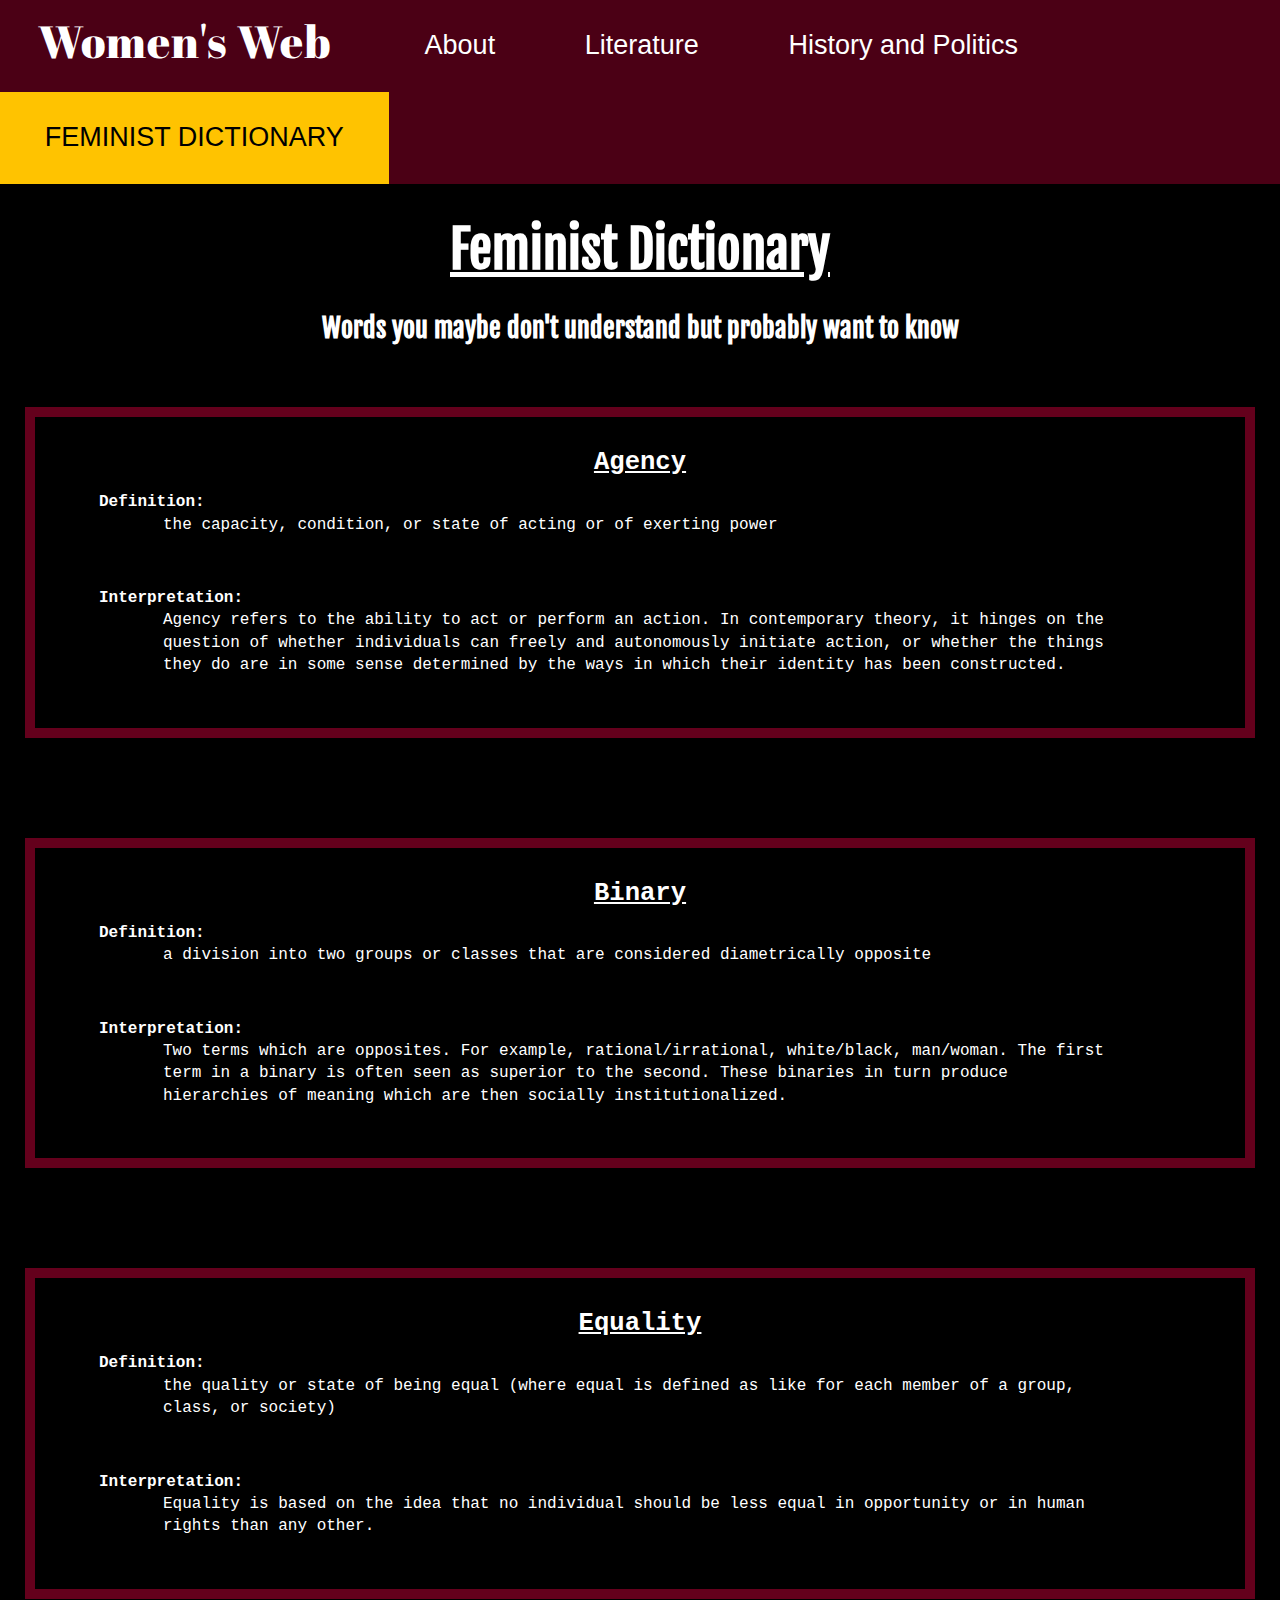
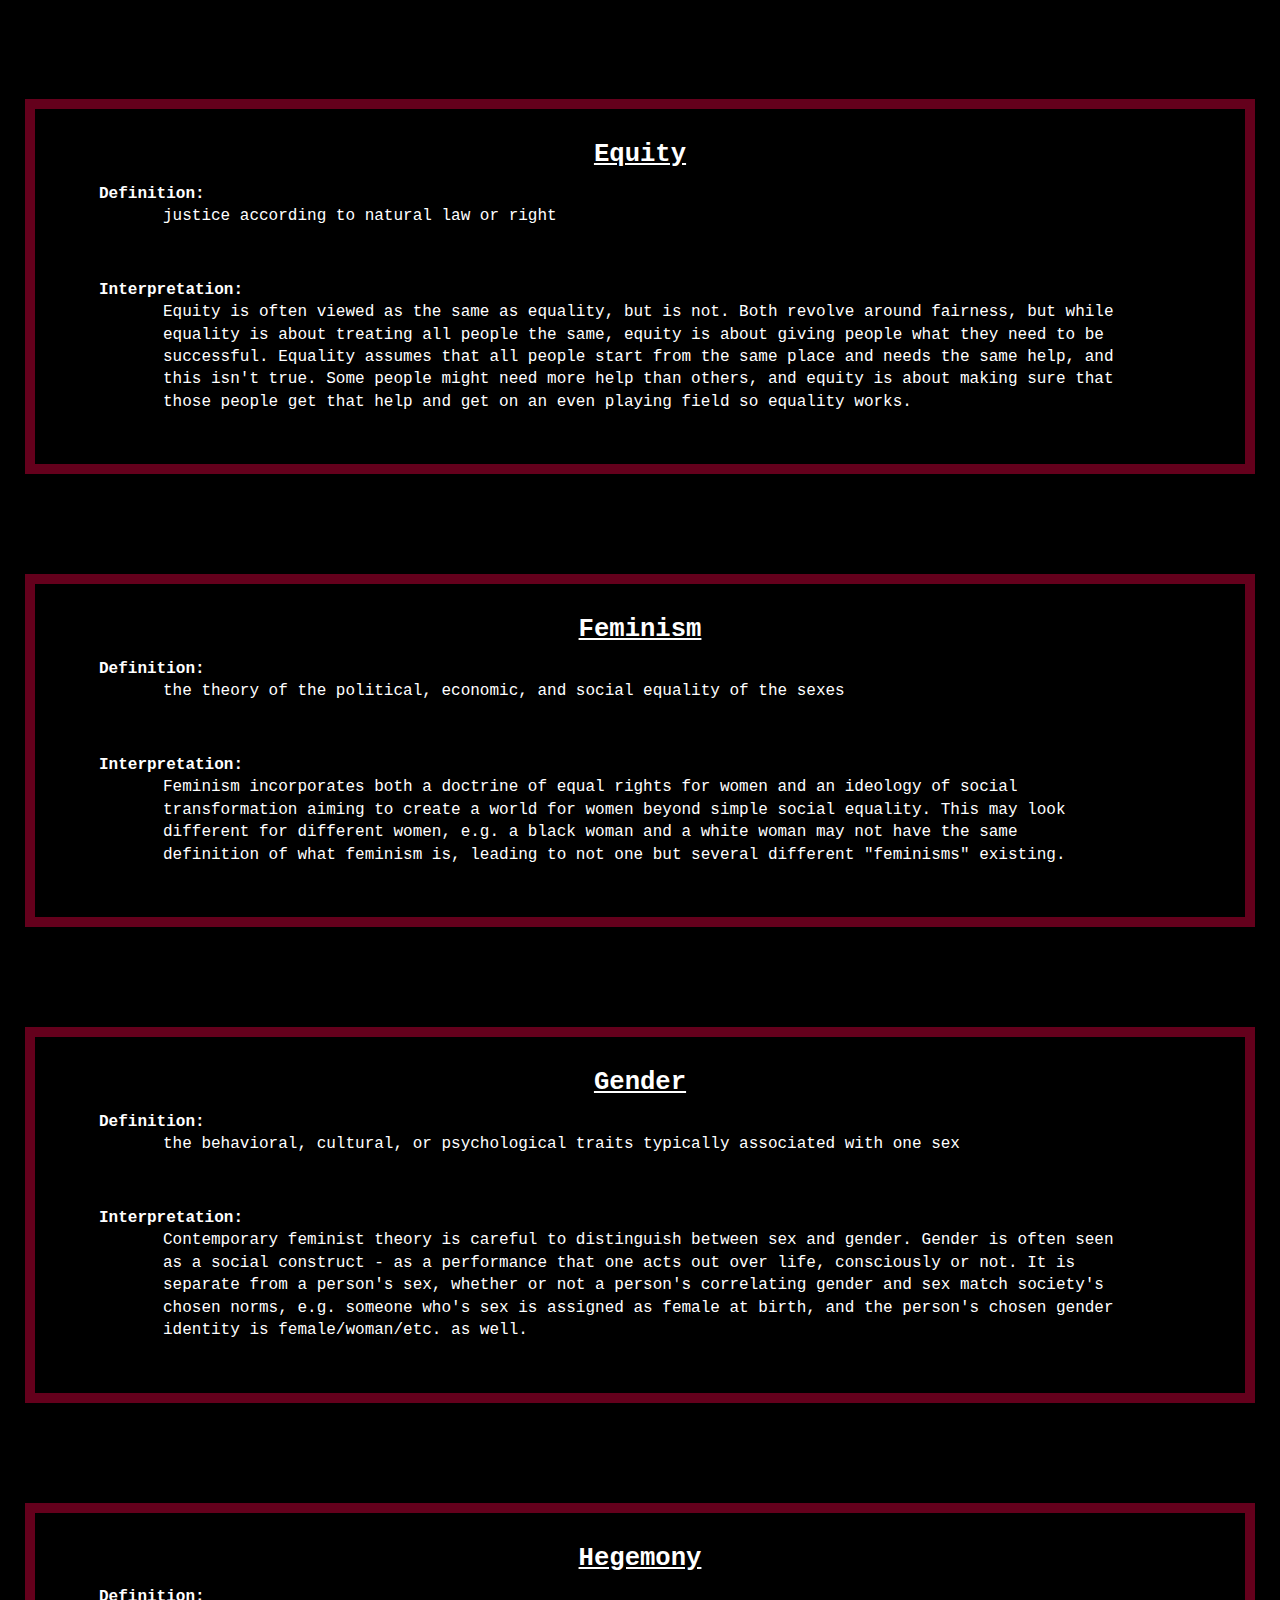
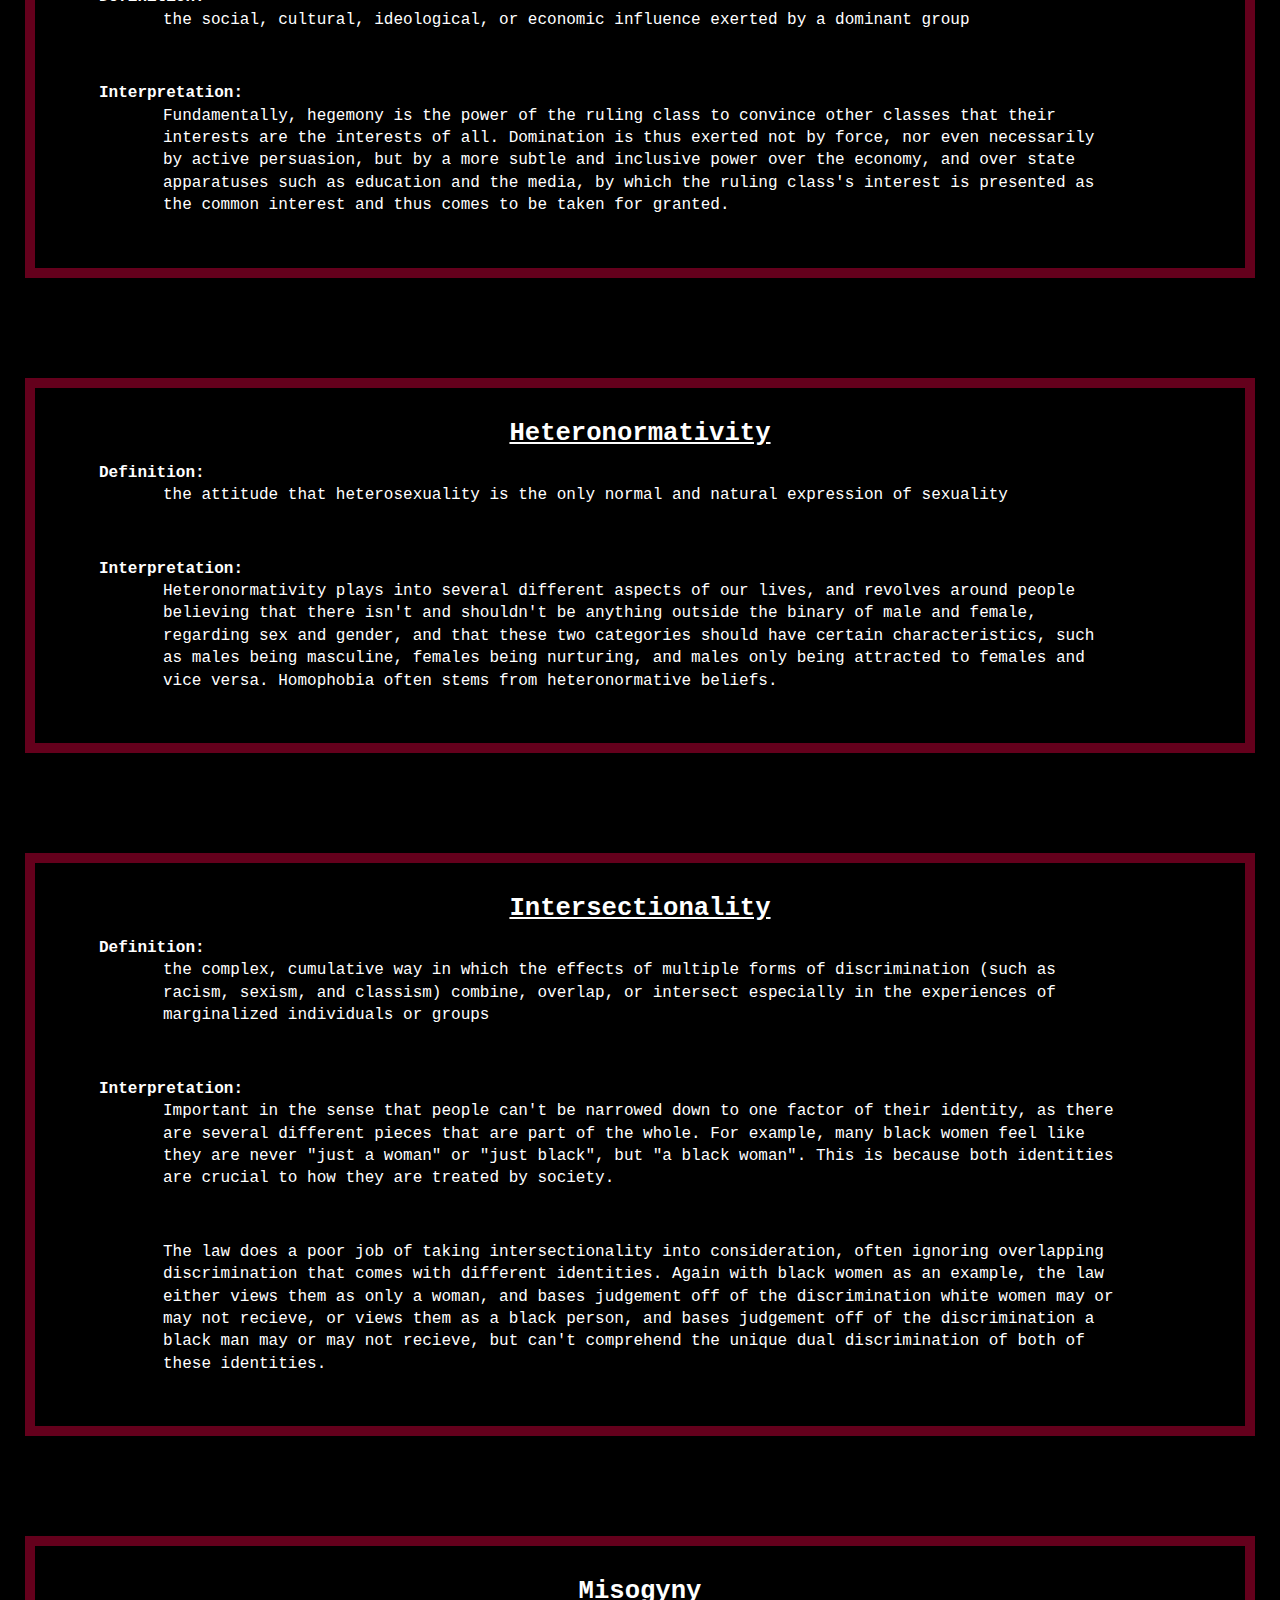
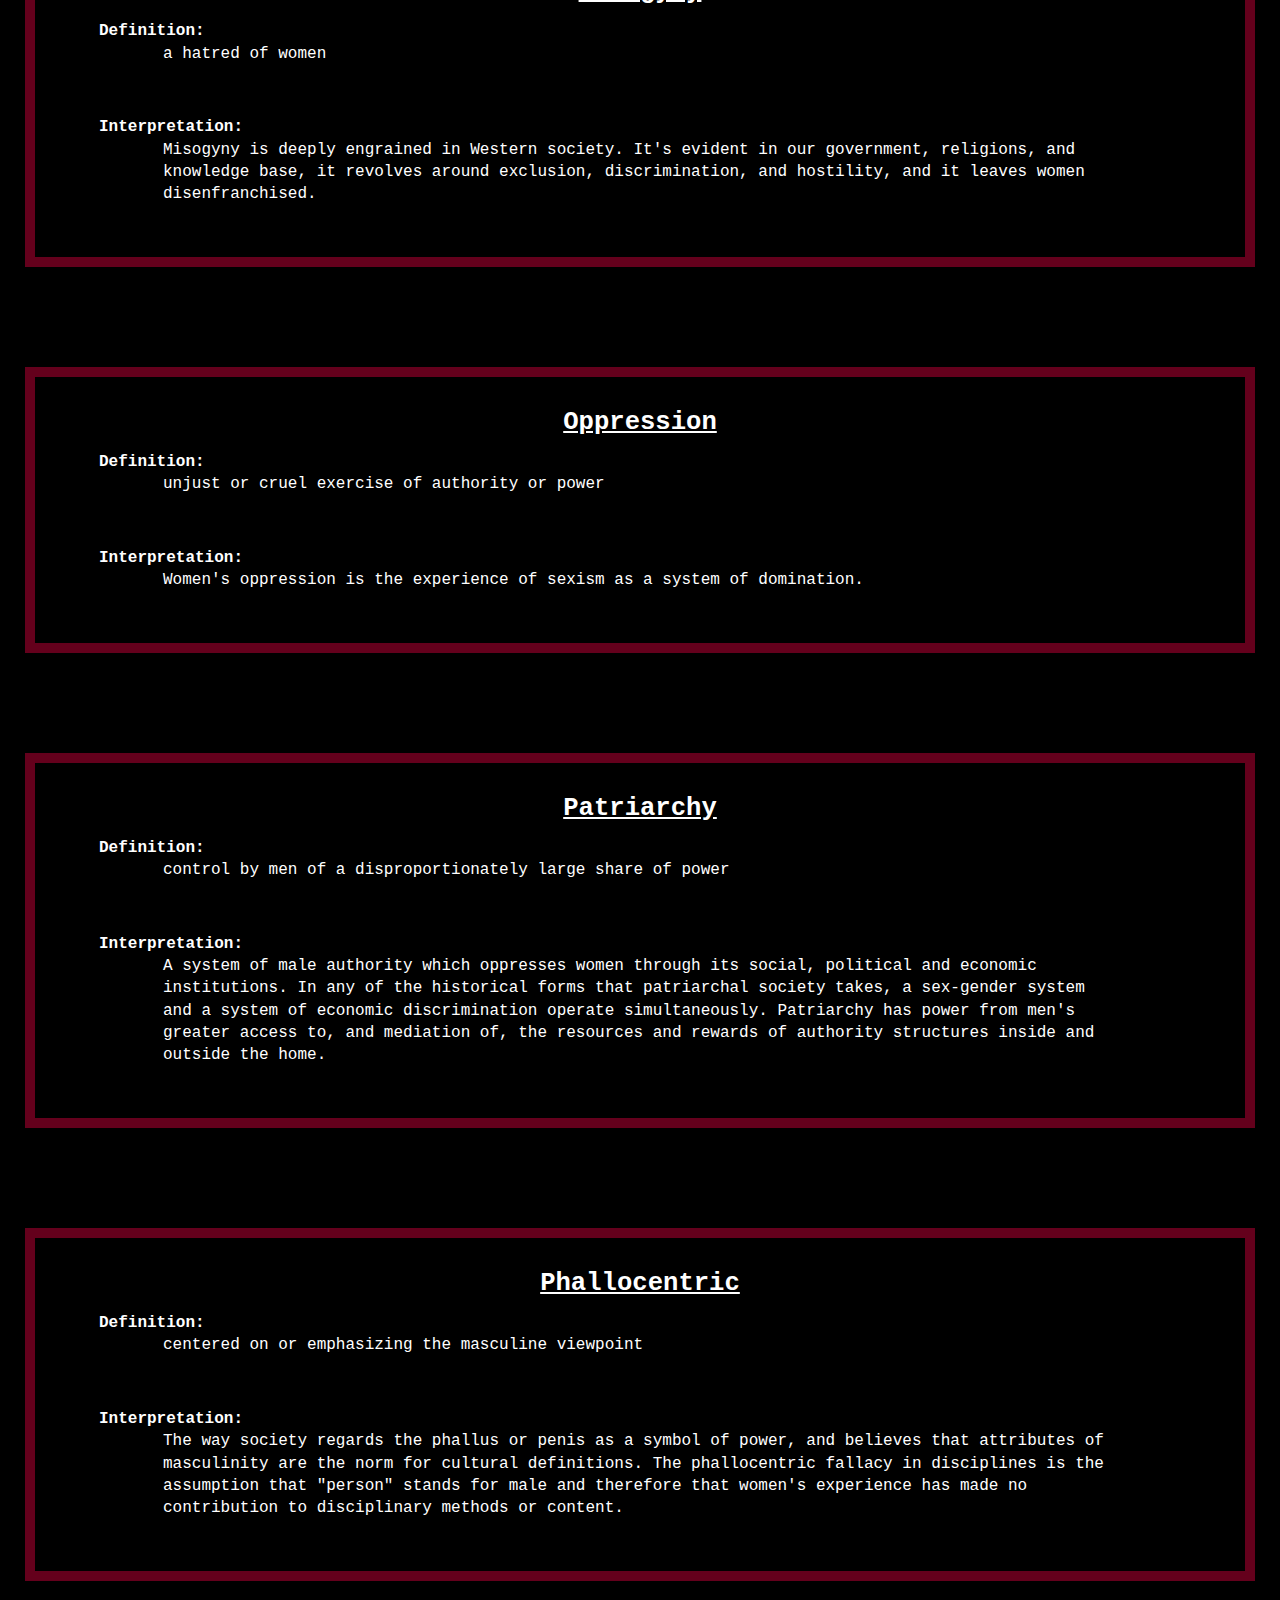
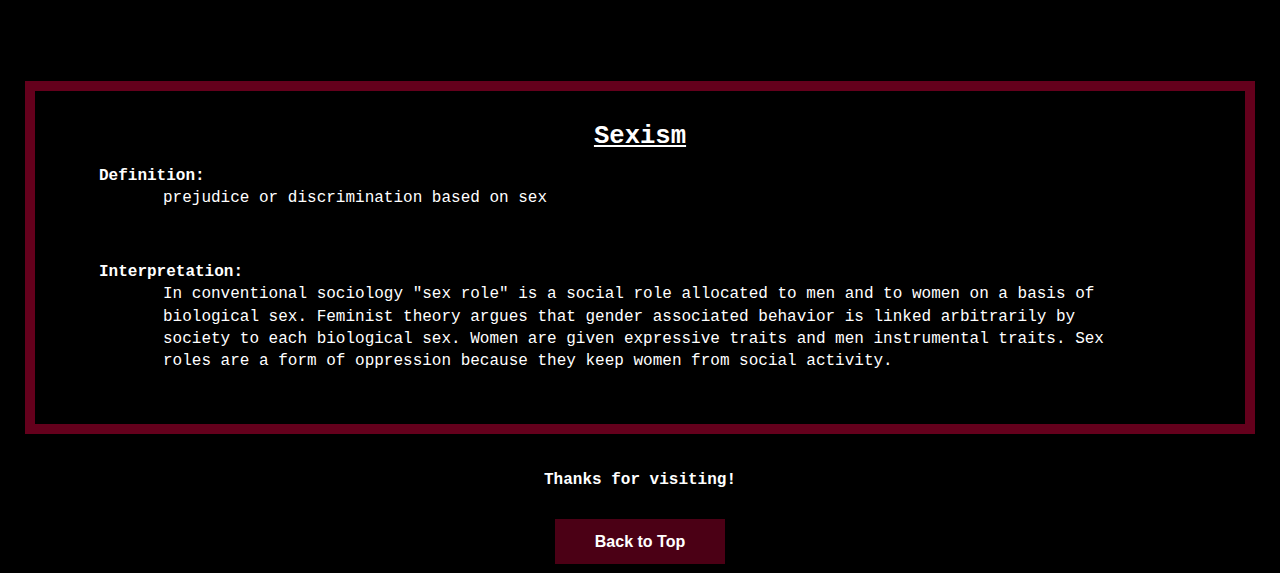
<file: femdict.html>
<!DOCTYPE html>
<html lang="en">
<head>
  <meta charset="UTF-8">

  <meta name="viewport" content="width=device-width, initial-scale=1.0">

  <!-- connects it to the style sheet -->
  <link rel="stylesheet" href="css/html5reset.css">
  <link rel="stylesheet" href="css/style.css">

  <link href="https://fonts.googleapis.com/css?family=Fjalla+One|Notable" rel="stylesheet">
  <link rel="stylesheet" href="https://use.fontawesome.com/releases/v5.7.1/css/all.css" integrity="sha384-fnmOCqbTlWIlj8LyTjo7mOUStjsKC4pOpQbqyi7RrhN7udi9RwhKkMHpvLbHG9Sr" crossorigin="anonymous">
  <link href="https://fonts.googleapis.com/css?family=Abril+Fatface" rel="stylesheet">

  <link rel="shortcut icon" type="image/png" href="images/favicon2.png"/>

  <title>Women's Web - Dictionary</title>
</head>

<a name="top"> </a>

<body>
  <div id="skip"> <a class="skip" href="#main"> Skip to Content</a> </div>

  <main id="main">
    <nav>
      <ul>
        <li class="title"> Women's  Web <i class="fas fa-female"></i></li>
        <li><a href="index.html">About</a></li>
        <li><a href="literature.html">Literature</a></li>
        <li><a href="history.html">History and Politics</a></li>
        <li><a class="current" href="femdict.html">Feminist Dictionary</a></li>
      </ul>
    </nav>

    <header>
      <h1>Feminist Dictionary</h1>
      <h2>Words you maybe don't understand but probably want to know</h2>

      <!-- definitions from meriam webster -->
      <!-- interpretations from
            The Dictionary of Feminist Theory - Maggie Humm,
            Key Concepts In Post-Colonial Studies - Ashcroft, Bill, Gareth Griffiths, and Helen Tiffin,
            or myself -->
      <!-- interpretation of equity from https://everydayfeminism.com/2014/09/equality-is-not-enough/ -->
    </header>

      <!-- <img src="images/wordcloud.jpg" alt="Image of word cloud of words listed below"/> -->

      <div class = "all_defs">

      <div>
      <h3>Agency</h3>
      <h4>Definition:</h4>
        <p>
          the capacity, condition, or state of acting or of exerting power
        </p>
      <h4>Interpretation:</h4>
        <p>
          Agency refers to the ability to act or perform an action. In contemporary theory, it hinges on the question of whether individuals can freely and autonomously initiate action, or whether the things they do are in some sense determined by the ways in which their identity has been constructed.
        </p>
      </div>
      <div>
      <h3>Binary</h3>
      <h4>Definition:</h4>
        <p>
          a division into two groups or classes that are considered diametrically opposite
        </p>
      <h4>Interpretation:</h4>
        <p>
          Two terms which are opposites. For example, rational/irrational, white/black, man/woman. The first term in a binary is often seen as superior to the second. These binaries in turn produce hierarchies of meaning which are then socially institutionalized.
        </p>
      </div>
      <div>
      <h3>Equality</h3>
      <h4>Definition:</h4>
        <p>
          the quality or state of being equal (where equal is defined as like for each member of a group, class, or society)
        </p>
      <h4>Interpretation:</h4>
        <p>
          Equality is based on the idea that no individual should be less equal in opportunity or in human rights than any other.
        </p>
      </div>
      <div>
      <h3>Equity</h3>
      <h4>Definition:</h4>
        <p>
          justice according to natural law or right
        </p>
      <h4>Interpretation:</h4>
        <p>
          Equity is often viewed as the same as equality, but is not. Both revolve around fairness, but while equality is about treating all people the same, equity is about giving people what they need to be successful. Equality assumes that all people start from the same place and needs the same help, and this isn't true. Some people might need more help than others, and equity is about making sure that those people get that help and get on an even playing field so equality works.
        </p>
      </div>
      <div>
      <h3>Feminism</h3>
      <h4>Definition:</h4>
        <p>
          the theory of the political, economic, and social equality of the sexes
        </p>
      <h4>Interpretation:</h4>
        <p>
          Feminism incorporates both a doctrine of equal rights for women and an ideology of social transformation aiming to create a world for women beyond simple social equality. This may look different for different women, e.g. a black woman and a white woman may not have the same definition of what feminism is, leading to not one but several different "feminisms" existing.
        </p>
      </div>
      <div>
      <h3>Gender</h3>
      <h4>Definition:</h4>
        <p>
          the behavioral, cultural, or psychological traits typically associated with one sex
        </p>
      <h4>Interpretation:</h4>
        <p>
          Contemporary feminist theory is careful to distinguish between sex and gender. Gender is often seen as a social construct - as a performance that one acts out over life, consciously or not. It is separate from a person's sex, whether or not a person's correlating gender and sex match society's chosen norms, e.g. someone who's sex is assigned as female at birth, and the person's chosen gender identity is female/woman/etc. as well.
        </p>
      </div>
      <div>
      <h3>Hegemony</h3>
      <h4>Definition:</h4>
        <p>
          the social, cultural, ideological, or economic influence exerted by a dominant group
        </p>
      <h4>Interpretation:</h4>
        <p>
          Fundamentally, hegemony is the power of the ruling class to convince other classes that their interests are the interests of all.  Domination is thus exerted not by force, nor even necessarily by active persuasion, but by a more subtle and inclusive power over the economy, and over state apparatuses such as education and the media, by which the ruling class's interest is presented as the common interest and thus comes to be taken for granted.
        </p>
      </div>
      <div>
      <h3>Heteronormativity</h3>
      <h4>Definition:</h4>
        <p>
          the attitude that heterosexuality is the only normal and natural expression of sexuality
        </p>
      <h4>Interpretation:</h4>
        <p>
          Heteronormativity plays into several different aspects of our lives, and revolves around people believing that there isn't and shouldn't be anything outside the binary of male and female, regarding sex and gender, and that these two categories should have certain characteristics, such as males being masculine, females being nurturing, and males only being attracted to females and vice versa. Homophobia often stems from heteronormative beliefs.
        </p>
      </div>
      <div>
      <h3>Intersectionality</h3>
      <h4>Definition:</h4>
        <p>
          the complex, cumulative way in which the effects of multiple forms of discrimination (such as racism, sexism, and classism) combine, overlap, or intersect especially in the experiences of marginalized individuals or groups
        </p>
      <h4>Interpretation:</h4>
        <p>
          Important in the sense that people can't be narrowed down to one factor of their identity, as there are several different pieces that are part of the whole. For example, many black women feel like they are never "just a woman" or "just black", but "a black woman". This is because both identities are crucial to how they are treated by society.
        </p>
        <p>
          The law does a poor job of taking intersectionality into consideration, often ignoring overlapping discrimination that comes with different identities. Again with black women as an example, the law either views them as only a woman, and bases judgement off of the discrimination white women may or may not recieve, or views them as a black person, and bases judgement off of the discrimination a black man may or may not recieve, but can't comprehend the unique dual discrimination of both of these identities.
        </p>
      </div>
      <div>
      <h3>Misogyny</h3>
      <h4>Definition:</h4>
        <p>
          a hatred of women
        </p>
      <h4>Interpretation:</h4>
        <p>
          Misogyny is deeply engrained in Western society. It's evident in our government, religions, and knowledge base, it revolves around exclusion, discrimination, and hostility, and it leaves women disenfranchised.
        </p>
      </div>
      <div>
      <h3>Oppression</h3>
      <h4>Definition:</h4>
        <p>
          unjust or cruel exercise of authority or power
        </p>
      <h4>Interpretation:</h4>
        <p>
          Women's oppression is the experience of sexism as a system of domination.
        </p>
      </div>
      <div>
      <h3>Patriarchy</h3>
      <h4>Definition:</h4>
        <p>
          control by men of a disproportionately large share of power
        </p>
      <h4>Interpretation:</h4>
        <p>
          A system of male authority which oppresses women through its social, political and economic institutions. In any of the historical forms that patriarchal society takes, a sex-gender system and a system of economic discrimination operate simultaneously. Patriarchy has power from men's greater access to, and mediation of, the resources and rewards of authority structures inside and outside the home.
        </p>
      </div>
      <div>
      <h3>Phallocentric</h3>
      <h4>Definition:</h4>
        <p>
          centered on or emphasizing the masculine viewpoint
        </p>
      <h4>Interpretation:</h4>
        <p>
          The way society regards the phallus or penis as a symbol of power, and believes that attributes of masculinity are the norm for cultural definitions.  The phallocentric fallacy in disciplines is the assumption that "person" stands for male and therefore that women's experience has made no contribution to disciplinary methods or content.
        </p>
      </div>
      <div>
      <h3>Sexism</h3>
      <h4>Definition:</h4>
        <p>
          prejudice or discrimination based on sex
        </p>
      <h4>Interpretation:</h4>
        <p>
          In conventional sociology "sex role" is a social role allocated to men and to women on a basis of biological sex. Feminist theory argues that gender associated behavior is linked arbitrarily by society to each biological sex. Women are given expressive traits and men instrumental traits. Sex roles are a form of oppression because they keep women from social activity.
        </p>
      </div>

      </div>

    <!-- Cisgender
    Cisnormativity
    Gender fluid
    Intersex
    Non-binary -->

    <footer>
      <p class="thanks">
        Thanks for visiting! <i class="far fa-grin"></i>
      </p>
      <a href="#top" class="tops">Back to Top</a>
    </footer>

  </main>
</body>
</html>
</file>
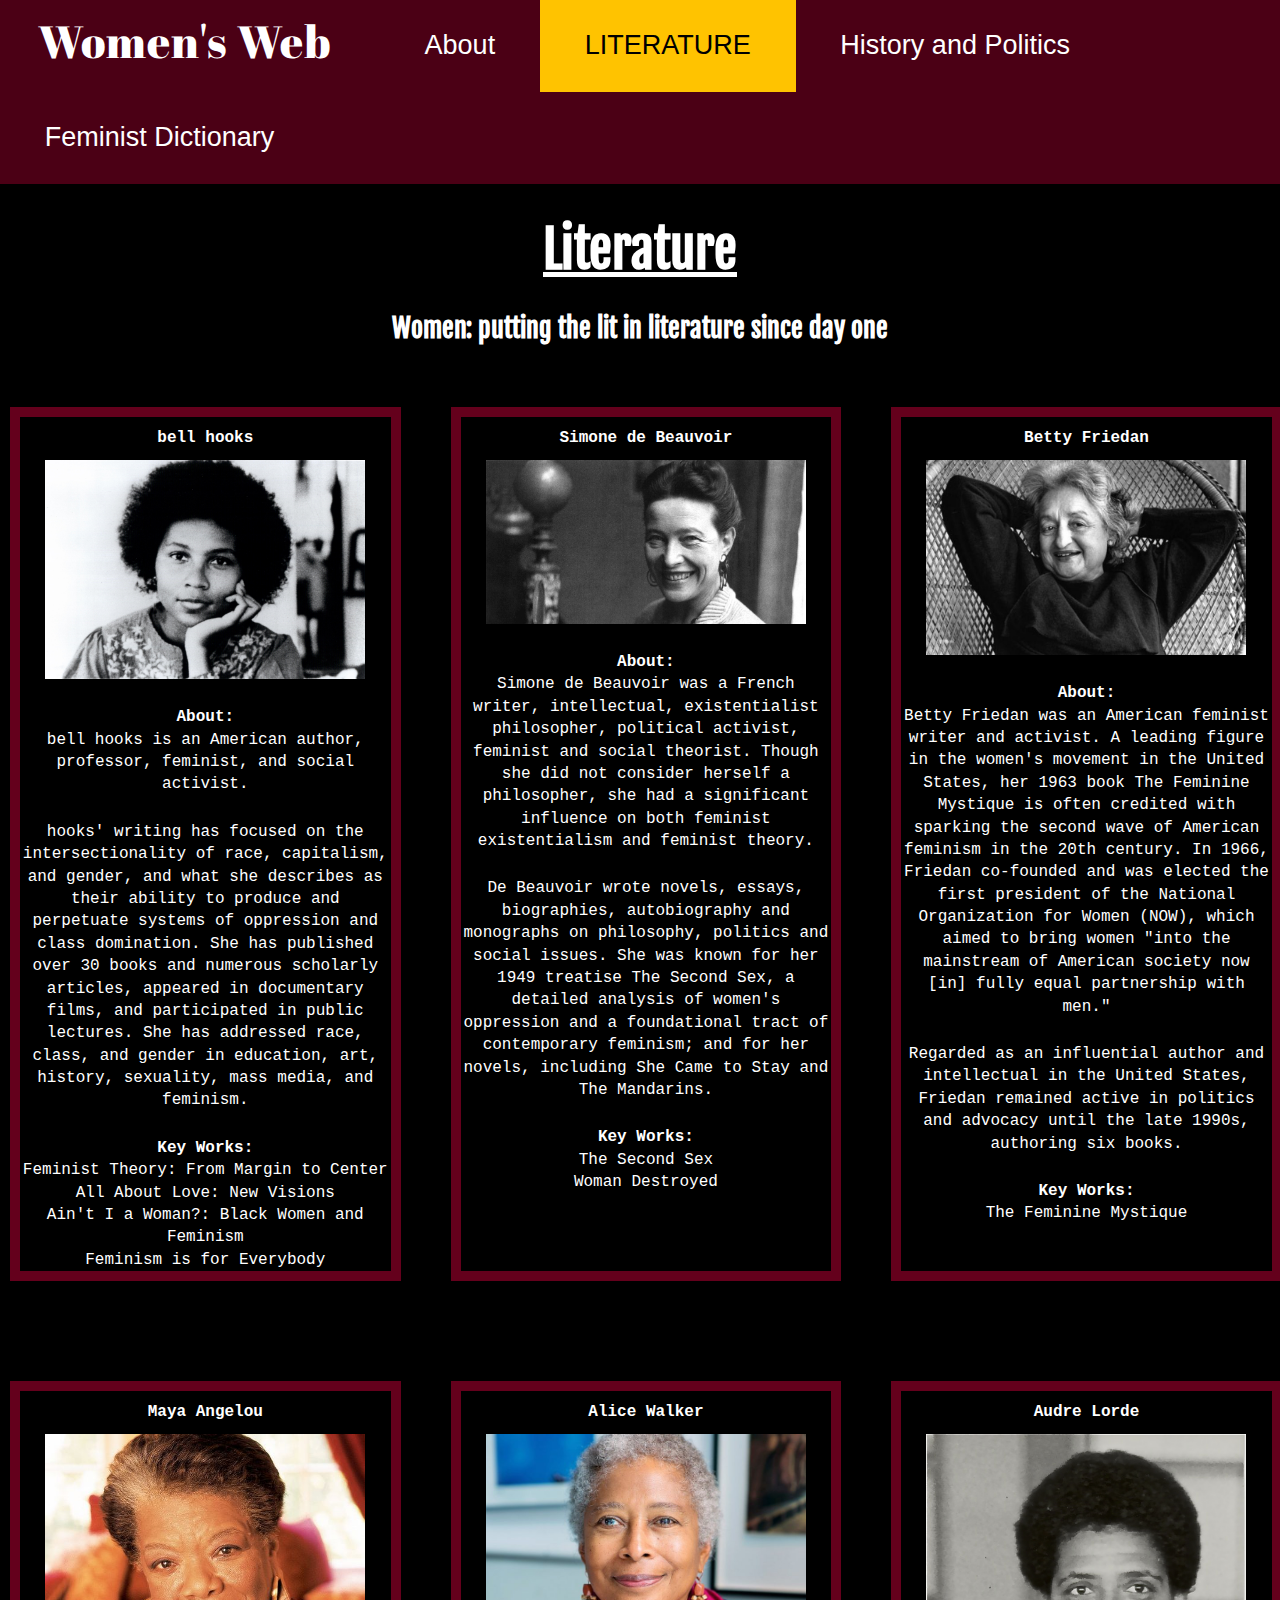
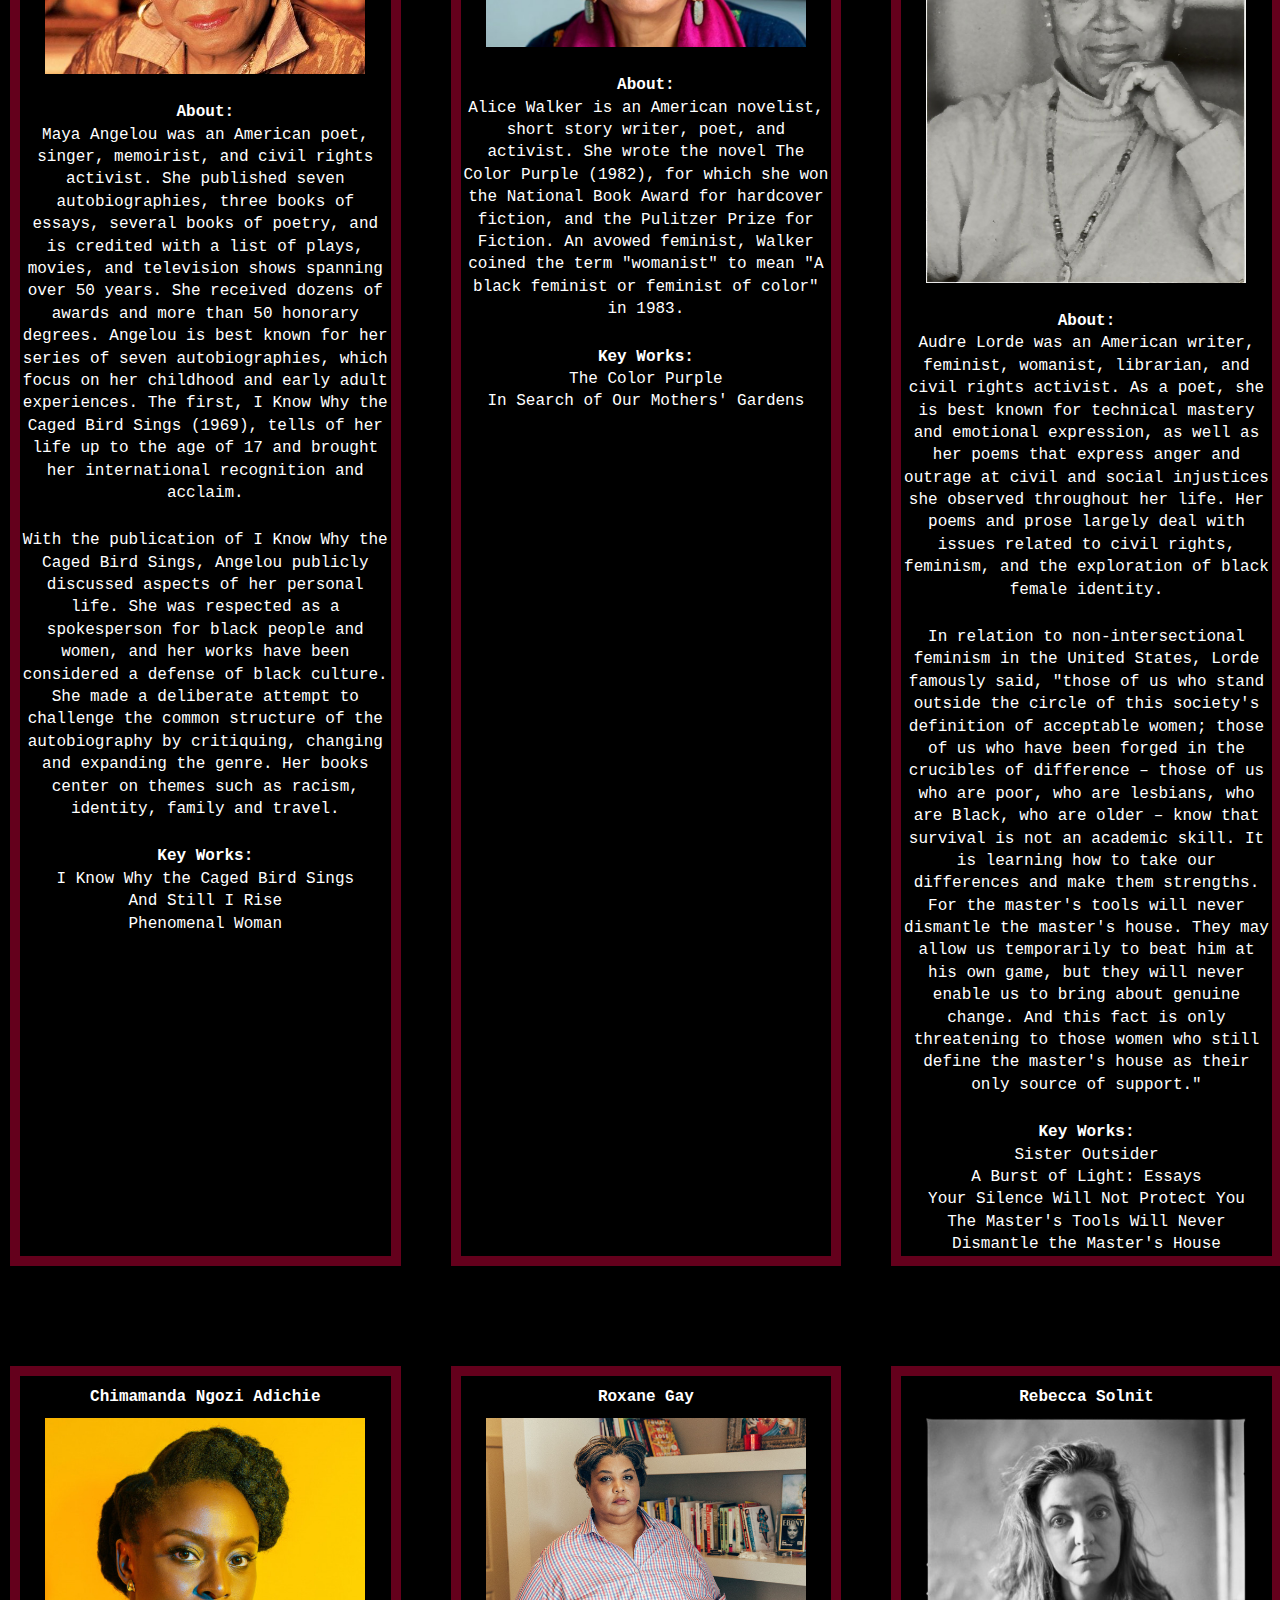
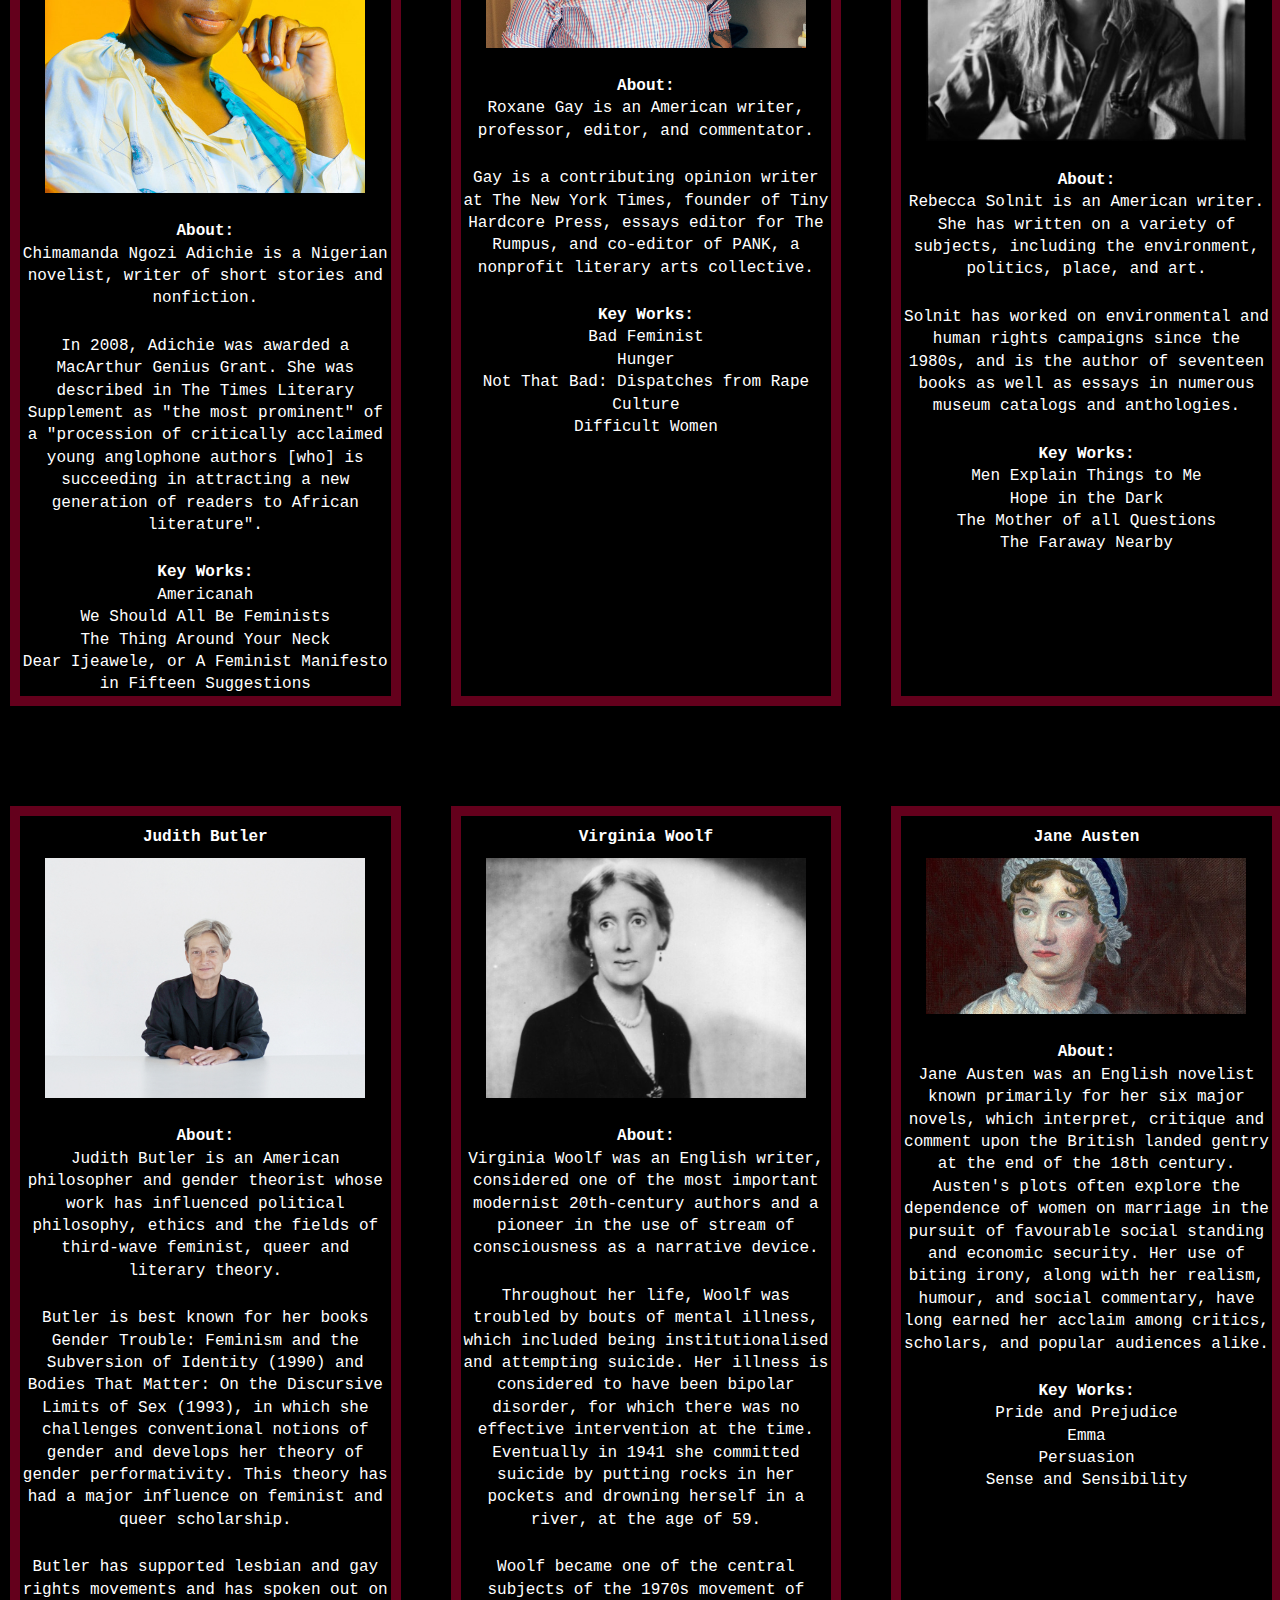
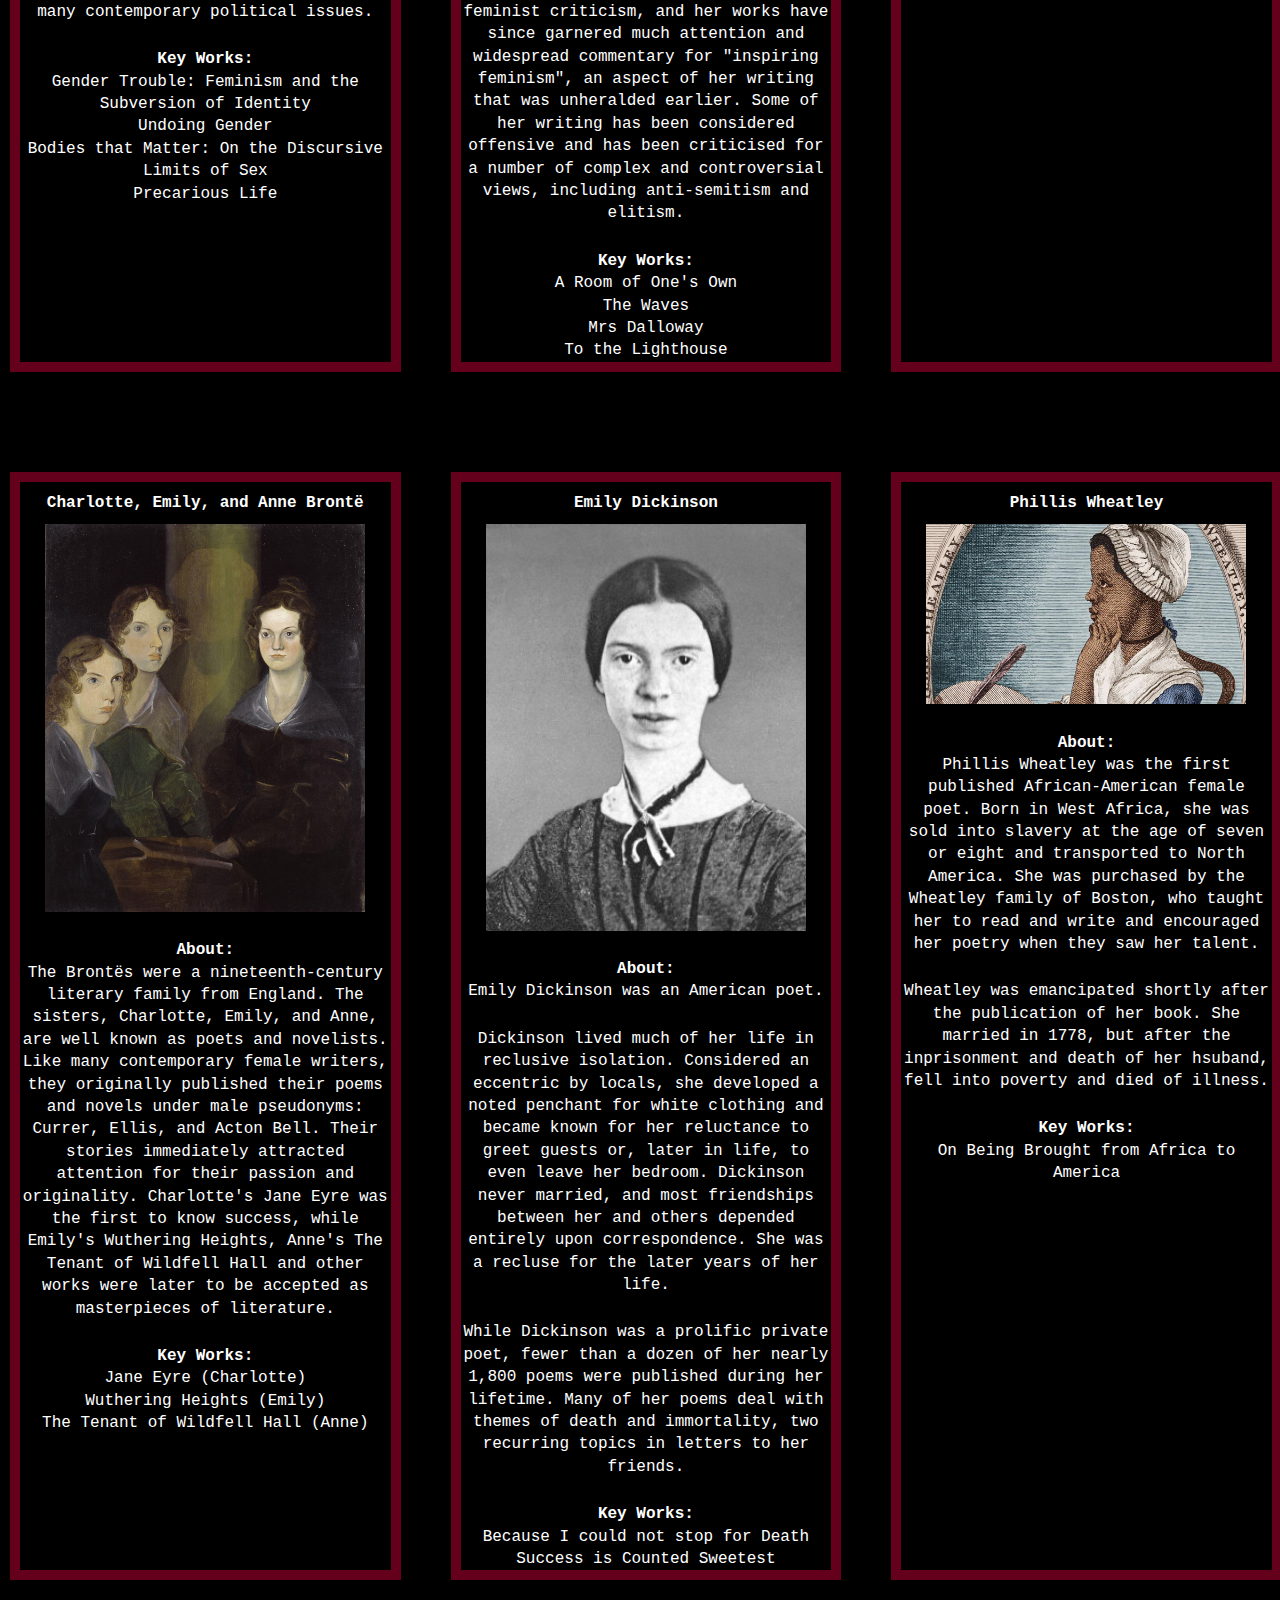
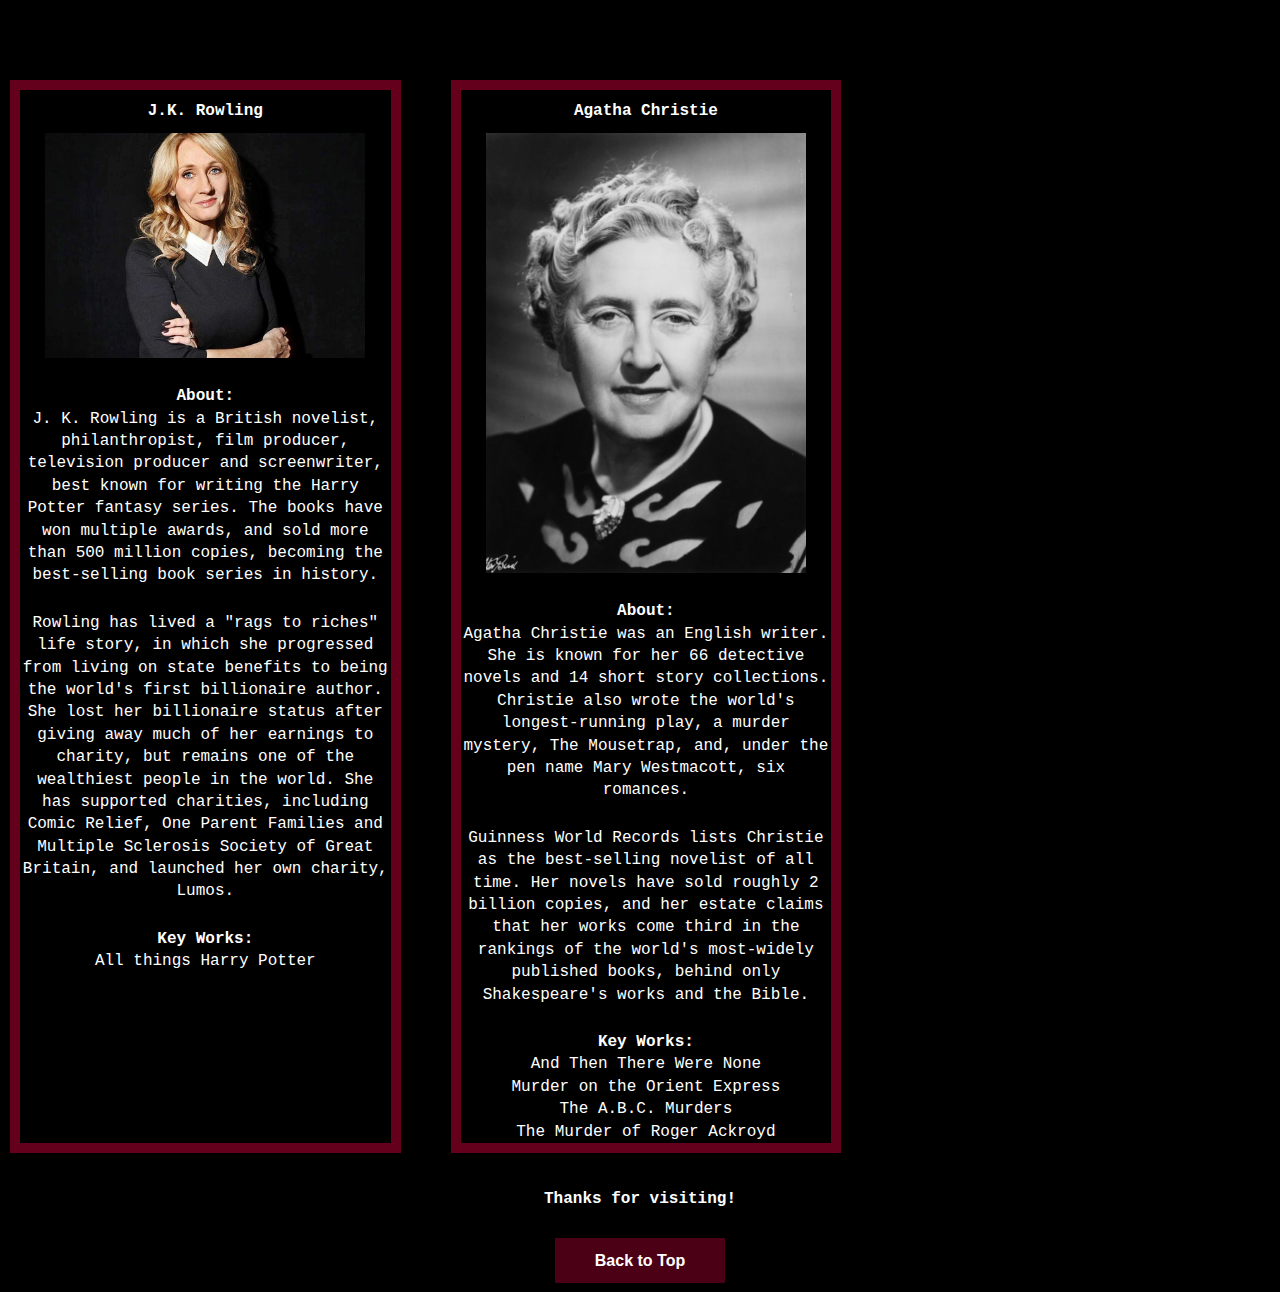
<file: literature.html>
<!DOCTYPE html>
<html lang="en">
<head>
  <meta charset="UTF-8">

  <meta name="viewport" content="width=device-width, initial-scale=1.0">

  <!-- connects it to the style sheet -->
  <link rel="stylesheet" href="css/html5reset.css">
  <link rel="stylesheet" href="css/style.css">

  <link href="https://fonts.googleapis.com/css?family=Fjalla+One|Notable" rel="stylesheet">
  <link rel="stylesheet" href="https://use.fontawesome.com/releases/v5.7.1/css/all.css" integrity="sha384-fnmOCqbTlWIlj8LyTjo7mOUStjsKC4pOpQbqyi7RrhN7udi9RwhKkMHpvLbHG9Sr" crossorigin="anonymous">
  <link href="https://fonts.googleapis.com/css?family=Abril+Fatface" rel="stylesheet">

  <link rel="shortcut icon" type="image/png" href="images/favicon2.png"/>

  <title>Women's Web - Literature</title>
</head>

<a name="top"> </a>

<body>
  <div id="skip"> <a class="skip" href="#main"> Skip to Content</a> </div>

  <main id="main">
    <nav>
      <ul>
        <li class="title"> Women's  Web <i class="fas fa-female"></i> </li>
        <li><a href="index.html">About</a></li>
        <li><a class="current" href="literature.html">Literature</a></li>
        <li><a href="history.html">History and Politics</a></li>
        <li><a href="femdict.html">Feminist Dictionary</a></li>
      </ul>
    </nav>

    <header>
      <h1>Literature</h1>
      <h2>Women: putting the lit in literature since day one</h2>

      <!-- <h2>Woman Writers</h2> -->
      <!-- ALL BIO INFO GRABBED FROM WIKIPEDIA -->
    </header>

      <div class = "container">
      <div>
      <h3>bell hooks</h3>
      <img src="images/bell_hooks.jpg" alt="Image of bell hooks"/>
      <h4>About:</h4>
        <p>
          bell hooks is an American author, professor, feminist, and social activist.
        </p>
        <p>
          hooks' writing has focused on the intersectionality of race, capitalism, and gender, and what she describes as their ability to produce and perpetuate systems of oppression and class domination. She has published over 30 books and numerous scholarly articles, appeared in documentary films, and participated in public lectures. She has addressed race, class, and gender in education, art, history, sexuality, mass media, and feminism.
        </p>
      <h4>Key Works:</h4>
        <ul>
          <li>Feminist Theory: From Margin to Center</li>
          <li>All About Love: New Visions</li>
          <li>Ain't I a Woman?: Black Women and Feminism</li>
          <li>Feminism is for Everybody</li>
        </ul>
      </div>

      <div>
      <h3>Simone de Beauvoir</h3>
      <img src="images/simone_db.jpg" alt="Image of Simone de Beauvoir"/>
      <h4>About:</h4>
        <p>
          Simone de Beauvoir was a French writer, intellectual, existentialist philosopher, political activist, feminist and social theorist. Though she did not consider herself a philosopher, she had a significant influence on both feminist existentialism and feminist theory.
        </p>
        <p>
          De Beauvoir wrote novels, essays, biographies, autobiography and monographs on philosophy, politics and social issues. She was known for her 1949 treatise The Second Sex, a detailed analysis of women's oppression and a foundational tract of contemporary feminism; and for her novels, including She Came to Stay and The Mandarins.
        </p>
      <h4>Key Works:</h4>
        <ul>
          <li>The Second Sex</li>
          <li>Woman Destroyed</li>
        </ul>
      </div>

      <div>
      <h3>Betty Friedan</h3>
      <img src="images/betty_friedan.jpg" alt="Image of Betty Friedan"/>
      <h4>About:</h4>
        <p>
          Betty Friedan was an American feminist writer and activist. A leading figure in the women's movement in the United States, her 1963 book The Feminine Mystique is often credited with sparking the second wave of American feminism in the 20th century. In 1966, Friedan co-founded and was elected the first president of the National Organization for Women (NOW), which aimed to bring women "into the mainstream of American society now [in] fully equal partnership with men."
        </p>
        <p>
          Regarded as an influential author and intellectual in the United States, Friedan remained active in politics and advocacy until the late 1990s, authoring six books.
        </p>
      <h4>Key Works:</h4>
        <ul>
          <li>The Feminine Mystique</li>
        </ul>
      </div>

      <div>
      <h3>Maya Angelou</h3>
      <img src="images/maya_angelou.jpg" alt="Image of Maya Angelou"/>
      <h4>About:</h4>
        <p>
          Maya Angelou was an American poet, singer, memoirist, and civil rights activist. She published seven autobiographies, three books of essays, several books of poetry, and is credited with a list of plays, movies, and television shows spanning over 50 years. She received dozens of awards and more than 50 honorary degrees. Angelou is best known for her series of seven autobiographies, which focus on her childhood and early adult experiences. The first, I Know Why the Caged Bird Sings (1969), tells of her life up to the age of 17 and brought her international recognition and acclaim.
        </p>
        <p>
          With the publication of I Know Why the Caged Bird Sings, Angelou publicly discussed aspects of her personal life. She was respected as a spokesperson for black people and women, and her works have been considered a defense of black culture. She made a deliberate attempt to challenge the common structure of the autobiography by critiquing, changing and expanding the genre. Her books center on themes such as racism, identity, family and travel.
        </p>
      <h4>Key Works:</h4>
        <ul>
          <li>I Know Why the Caged Bird Sings</li>
          <li>And Still I Rise</li>
          <li>Phenomenal Woman</li>
        </ul>
      </div>

      <!-- <script>
        alert("HI");
        console.log("hey good lookin");
      </script> -->

      <div>
      <h3>Alice Walker</h3>
      <img src="images/alice_walker.jpg" alt="Image of Alice Walker"/>
      <h4>About:</h4>
        <p>
          Alice Walker is an American novelist, short story writer, poet, and activist. She wrote the novel The Color Purple (1982), for which she won the National Book Award for hardcover fiction, and the Pulitzer Prize for Fiction. An avowed feminist, Walker coined the term "womanist" to mean "A black feminist or feminist of color" in 1983.
        </p>
      <h4>Key Works:</h4>
        <ul>
          <li>The Color Purple</li>
          <li>In Search of Our Mothers' Gardens</li>
        </ul>
      </div>

      <div>
      <h3>Audre Lorde</h3>
      <img src="images/audre_lorde.jpg" alt="Image of Audre Lorde"/>
      <h4>About:</h4>
        <p>
          Audre Lorde was an American writer, feminist, womanist, librarian, and civil rights activist. As a poet, she is best known for technical mastery and emotional expression, as well as her poems that express anger and outrage at civil and social injustices she observed throughout her life. Her poems and prose largely deal with issues related to civil rights, feminism, and the exploration of black female identity.
        </p>
        <p>
          In relation to non-intersectional feminism in the United States, Lorde famously said, "those of us who stand outside the circle of this society's definition of acceptable women; those of us who have been forged in the crucibles of difference – those of us who are poor, who are lesbians, who are Black, who are older – know that survival is not an academic skill. It is learning how to take our differences and make them strengths. For the master's tools will never dismantle the master's house. They may allow us temporarily to beat him at his own game, but they will never enable us to bring about genuine change. And this fact is only threatening to those women who still define the master's house as their only source of support."
        </p>
      <h4>Key Works:</h4>
        <ul>
          <li>Sister Outsider</li>
          <li>A Burst of Light: Essays</li>
          <li>Your Silence Will Not Protect You</li>
          <li>The Master's Tools Will Never Dismantle the Master's House</li>
        </ul>
      </div>

      <div>
      <h3>Chimamanda Ngozi Adichie</h3>
      <img src="images/chimamanda.jpg" alt="Image of Chimamanda Ngozi Adichie"/>
      <h4>About:</h4>
        <p>
          Chimamanda Ngozi Adichie is a Nigerian novelist, writer of short stories and nonfiction.
        </p>
        <p>
          In 2008, Adichie was awarded a MacArthur Genius Grant. She was described in The Times Literary Supplement as "the most prominent" of a "procession of critically acclaimed young anglophone authors [who] is succeeding in attracting a new generation of readers to African literature".
        </p>
      <h4>Key Works:</h4>
        <ul>
          <li>Americanah</li>
          <li>We Should All Be Feminists</li>
          <li>The Thing Around Your Neck</li>
          <li>Dear Ijeawele, or A Feminist Manifesto in Fifteen Suggestions</li>
        </ul>
      </div>

      <div>
      <h3>Roxane Gay</h3>
      <img src="images/roxane_gay.jpg" alt="Image of Roxane Gay"/>
      <h4>About:</h4>
        <p>
          Roxane Gay is an American writer, professor, editor, and commentator.
        </p>
        <p>
          Gay is a contributing opinion writer at The New York Times, founder of Tiny Hardcore Press, essays editor for The Rumpus, and co-editor of PANK, a nonprofit literary arts collective.
        </p>
      <h4>Key Works:</h4>
        <ul>
          <li>Bad Feminist</li>
          <li>Hunger</li>
          <li>Not That Bad: Dispatches from Rape Culture</li>
          <li>Difficult Women</li>
        </ul>
      </div>

      <div>
      <h3>Rebecca Solnit</h3>
      <img src="images/rebecca_solnit.jpg" alt="Image of Rebecca Solnit"/>
      <h4>About:</h4>
        <p>
          Rebecca Solnit is an American writer. She has written on a variety of subjects, including the environment, politics, place, and art.
        </p>
        <p>
          Solnit has worked on environmental and human rights campaigns since the 1980s, and is the author of seventeen books as well as essays in numerous museum catalogs and anthologies.
        </p>
      <h4>Key Works:</h4>
        <ul>
          <li>Men Explain Things to Me</li>
          <li>Hope in the Dark</li>
          <li>The Mother of all Questions</li>
          <li>The Faraway Nearby</li>
        </ul>
      </div>

      <div>
      <h3>Judith Butler</h3>
      <img src="images/judith_butler.jpg" alt="Image of Judith Butler"/>
      <h4>About:</h4>
        <p>
          Judith Butler is an American philosopher and gender theorist whose work has influenced political philosophy, ethics and the fields of third-wave feminist, queer and literary theory.
        </p>
        <p>
          Butler is best known for her books Gender Trouble: Feminism and the Subversion of Identity (1990) and Bodies That Matter: On the Discursive Limits of Sex (1993), in which she challenges conventional notions of gender and develops her theory of gender performativity. This theory has had a major influence on feminist and queer scholarship.
        </p>
        <p>
          Butler has supported lesbian and gay rights movements and has spoken out on many contemporary political issues.
        </p>
      <h4>Key Works:</h4>
        <ul>
          <li>Gender Trouble: Feminism and the Subversion of Identity</li>
          <li>Undoing Gender</li>
          <li>Bodies that Matter: On the Discursive Limits of Sex</li>
          <li>Precarious Life</li>
        </ul>
      </div>

      <div>
      <h3>Virginia Woolf</h3>
      <img src="images/virginia_woolf.jpg" alt="Image of Virginia Woolf"/>
      <h4>About:</h4>
        <p>
          Virginia Woolf was an English writer, considered one of the most important modernist 20th-century authors and a pioneer in the use of stream of consciousness as a narrative device.
        </p>
        <p>
          Throughout her life, Woolf was troubled by bouts of mental illness, which included being institutionalised and attempting suicide. Her illness is considered to have been bipolar disorder, for which there was no effective intervention at the time. Eventually in 1941 she committed suicide by putting rocks in her pockets and drowning herself in a river, at the age of 59.
        </p>
        <p>
          Woolf became one of the central subjects of the 1970s movement of feminist criticism, and her works have since garnered much attention and widespread commentary for "inspiring feminism", an aspect of her writing that was unheralded earlier. Some of her writing has been considered offensive and has been criticised for a number of complex and controversial views, including anti-semitism and elitism.
        </p>
      <h4>Key Works:</h4>
        <ul>
          <li>A Room of One's Own</li>
          <li>The Waves</li>
          <li>Mrs Dalloway</li>
          <li>To the Lighthouse</li>
        </ul>
      </div>

      <div>
      <h3>Jane Austen</h3>
      <img src="images/jane_austen.jpg" alt="Image of Jane Austen"/>
      <h4>About:</h4>
        <p>
          Jane Austen was an English novelist known primarily for her six major novels, which interpret, critique and comment upon the British landed gentry at the end of the 18th century. Austen's plots often explore the dependence of women on marriage in the pursuit of favourable social standing and economic security. Her use of biting irony, along with her realism, humour, and social commentary, have long earned her acclaim among critics, scholars, and popular audiences alike.
        </p>
      <h4>Key Works:</h4>
        <ul>
          <li>Pride and Prejudice</li>
          <li>Emma</li>
          <li>Persuasion</li>
          <li>Sense and Sensibility</li>
        </ul>
      </div>

      <div>
      <h3>Charlotte, Emily, and Anne Brontë</h3>
      <img src="images/bronte_sisters.jpg" alt="Image of Charlotte, Emily, and Anne Brontë"/>
      <h4>About:</h4>
        <p>
          The Brontës were a nineteenth-century literary family from England. The sisters, Charlotte, Emily, and Anne, are well known as poets and novelists. Like many contemporary female writers, they originally published their poems and novels under male pseudonyms: Currer, Ellis, and Acton Bell. Their stories immediately attracted attention for their passion and originality. Charlotte's Jane Eyre was the first to know success, while Emily's Wuthering Heights, Anne's The Tenant of Wildfell Hall and other works were later to be accepted as masterpieces of literature.
        </p>
      <h4>Key Works:</h4>
        <ul>
          <li>Jane Eyre (Charlotte)</li>
          <li>Wuthering Heights (Emily)</li>
          <li>The Tenant of Wildfell Hall (Anne)</li>
        </ul>
      </div>

      <div>
      <h3>Emily Dickinson</h3>
      <img src="images/emily_d.jpg" alt="Image of Emily Dickinson"/>
      <h4>About:</h4>
        <p>
          Emily Dickinson was an American poet.
        </p>
        <p>
          Dickinson lived much of her life in reclusive isolation. Considered an eccentric by locals, she developed a noted penchant for white clothing and became known for her reluctance to greet guests or, later in life, to even leave her bedroom. Dickinson never married, and most friendships between her and others depended entirely upon correspondence. She was a recluse for the later years of her life.
        </p>
        <p>
          While Dickinson was a prolific private poet, fewer than a dozen of her nearly 1,800 poems were published during her lifetime. Many of her poems deal with themes of death and immortality, two recurring topics in letters to her friends.
        </p>
      <h4>Key Works:</h4>
        <ul>
          <li>Because I could not stop for Death</li>
          <li>Success is Counted Sweetest</li>
        </ul>
      </div>

      <div>
      <h3>Phillis Wheatley</h3>
      <img src="images/phillis_w.jpg" alt="Image of Phillis Wheatley"/>
      <h4>About:</h4>
        <p>
          Phillis Wheatley was the first published African-American female poet. Born in West Africa, she was sold into slavery at the age of seven or eight and transported to North America. She was purchased by the Wheatley family of Boston, who taught her to read and write and encouraged her poetry when they saw her talent.
        </p>
        <p>
          Wheatley was emancipated shortly after the publication of her book. She married in 1778, but after the inprisonment and death of her hsuband, fell into poverty and died of illness.
        </p>
      <h4>Key Works:</h4>
        <ul>
          <li>On Being Brought from Africa to America</li>
        </ul>
      </div>

      <div>
      <h3>J.K. Rowling</h3>
      <img src="images/jk_rowling.jpg" alt="Image of J.K. Rowling"/>
      <h4>About:</h4>
        <p>
          J. K. Rowling is a British novelist, philanthropist, film producer, television producer and screenwriter, best known for writing the Harry Potter fantasy series. The books have won multiple awards, and sold more than 500 million copies, becoming the best-selling book series in history.
        </p>
        <p>
          Rowling has lived a "rags to riches" life story, in which she progressed from living on state benefits to being the world's first billionaire author. She lost her billionaire status after giving away much of her earnings to charity, but remains one of the wealthiest people in the world. She has supported charities, including Comic Relief, One Parent Families and Multiple Sclerosis Society of Great Britain, and launched her own charity, Lumos.
        </p>
      <h4>Key Works:</h4>
        <ul>
          <li>All things Harry Potter</li>
        </ul>
      </div>

      <div>
      <h3>Agatha Christie</h3>
      <img src="images/agatha.jpg" alt="Image of Agatha Christie"/>
      <h4>About:</h4>
        <p>
          Agatha Christie was an English writer. She is known for her 66 detective novels and 14 short story collections. Christie also wrote the world's longest-running play, a murder mystery, The Mousetrap, and, under the pen name Mary Westmacott, six romances.
        </p>
        <p>
          Guinness World Records lists Christie as the best-selling novelist of all time. Her novels have sold roughly 2 billion copies, and her estate claims that her works come third in the rankings of the world's most-widely published books, behind only Shakespeare's works and the Bible.
        </p>
      <h4>Key Works:</h4>
        <ul>
          <li>And Then There Were None</li>
          <li>Murder on the Orient Express</li>
          <li>The A.B.C. Murders</li>
          <li>The Murder of Roger Ackroyd</li>
        </ul>
      </div>
      </div>

    <footer>
      <p class="thanks">
        Thanks for visiting! <i class="far fa-grin"> </i>
      </p>

      <a href="#top" class="tops">Back to Top</a>

    </footer>
  </main>
  <!-- <h3>Books by Women</h3>
  <h3>Books about Women</h3>
  <h3>Books about Feminism</h3>
  <h3>Poems</h3>
  <h3>Plays</h3> -->
</body>
</html>
</file>
<file: css/style.css>
/* for images of women in literature and history */
img {
  width: 90vw;
}

/* for the big image on the index page */
img.main_pic {
  width: 100%;
  height: auto;
}

footer{
  font-weight: bold;
  text-align: center;
  padding-bottom: 2vh;
}

main{
  font-family: "Courier New", Courier, monospace;
}

/* all the text for each page */
body {
  background: black;
  color: white;
  size: 1vh;
  line-height: 1.4;
}

/* the nav links to get form page to page */
nav a {
  font-family: Arial;
  color: white;
}

nav ul{
  list-style-type: none;
  overflow: hidden;
  background-color: #4B0015;
}

nav li a{
  display: block;
  color: white;
  text-align: center;
  padding: 1vh;
  text-decoration: none;
}

.title{
  background-color: #4B0015;
  font-family: Abril Fatface;
  letter-spacing: 1px;
  text-align: center;
  padding: 1vh 4vw;
  font-size: 3vh;
}

.fa-female{
  padding-left: 10px;
}

/* make it clear what page you're on */
.current {
  /* display: inline; */
  text-transform: uppercase;
  color: black;
  background-color: #FFC300;
}

/* when you hover over the link it'll change color */
nav a:hover {
  background-color: #AE0032;
}

/* for internal links */
a {
  display: inline;
  color: #FFC300;
}

#skip a {
  position: absolute;
  left: -2000px;
}

#skip a:focus {
  position: static;
  left: 10px;
  /* border: 2px solid cyan; */
}

a:focus {
  border: 1px solid cyan;
}

h3{
  margin: 10px;
}

.container {
  margin:10px /*25px*/;
  display: grid;
  grid-template-columns: auto ;
  grid-gap: 50px;
}

.container div{
  border: 10px solid #64001C;
  margin:25px 0px;
  text-align: center;
}

.container h4{
  margin-top: 20px;
  font-weight: bold;
  /* margin-left: 20px;
  margin-right: 20px; */
  text-align: center;
}

.container p{
  margin-bottom: 25px;
  /* margin-left: 20px;
  margin-right: 20px; */
}

/* .container li{
  margin-left: 20px;
  margin-right: 20px;
} */

ul{
  list-style-type: none;
}

header{
  text-align: center;
  font-family: 'Fjalla One', sans-serif;
}

h1{
  text-decoration: underline;
  padding-top: 30px;
  font-size: 4vw;
}

.all_defs {
  margin:10px 25px;
  display: grid;
  grid-template-columns: auto;
  grid-gap: 50px;
  /* justify-items: center; */
}

.all_defs div{
  border: 10px solid #64001C;
  margin:25px 0px;
}

.all_defs h3{
  text-align: center;
  text-decoration: underline;
  padding-top: 2vh;
}

.all_defs h4{
  padding-left: 5vw;
}

.all_defs p{
  padding-left: 10vw;
  padding-right: 10vw;
  padding-bottom: 4vw;
}

.bio{
  margin:10px 25px;
  display: grid;
  grid-template-columns: auto;
  grid-gap: 30px;
  text-align: center;
}

.bio span{
  text-decoration: underline;
  font-weight: bold;
}

.tops{
  font-family: Arial;
  background-color: #4B0015;
  color: white;
  text-align: center;
  padding: 14px 40px;
  text-decoration: none;
}

/* .tops a:hover {            ///////// HOW CAN I GET THIS BACK TO TOP TO HOVER LIKE THE TOP ONES DO
  background-color: #AE0032;
} */

.thanks{
  padding-bottom: 40px;
}

h2{
  padding: 2vw;
}

/* colors to consider */
/*
#c70039
#ae0032
#95002b
#7c0024
#64001c
#4b0015
#32000e
#190007
*/

/*
#F2DC5D
#F2A359
#DB9065
#A4031F
#240B36
*/

@media screen and (min-width: 776px){
  /* /////////// SAVE FOR BIGGER VERSIONS /////////// */
  nav li{
    float: left;
  }

  nav li a{
    display: block;
    color: white;
    text-align: center;
    padding: 2vh 3.5vw;
    text-decoration: none;
  }

  .title{
    overflow: hidden;
    display: block;
    color: white;
    text-align: center;
    padding: 1vh 3vw;
    text-decoration: bold;
  }
}

@media screen and (min-width: 1200px){
  .title{
    font-size: 5vh;
  }

  nav li a{
    padding: 3vh 3.5vw;
  }

  nav a{
    font-size: 3vh;
  }

  .container{
    display: grid;
    grid-template-columns: 31% 31% 31%;
  }

  img{
    width: 25vw;
  }

  h2{
    font-size: 2vw;
  }

  .all_defs h3{
    font-size: 2vw
  }

}
</file>
